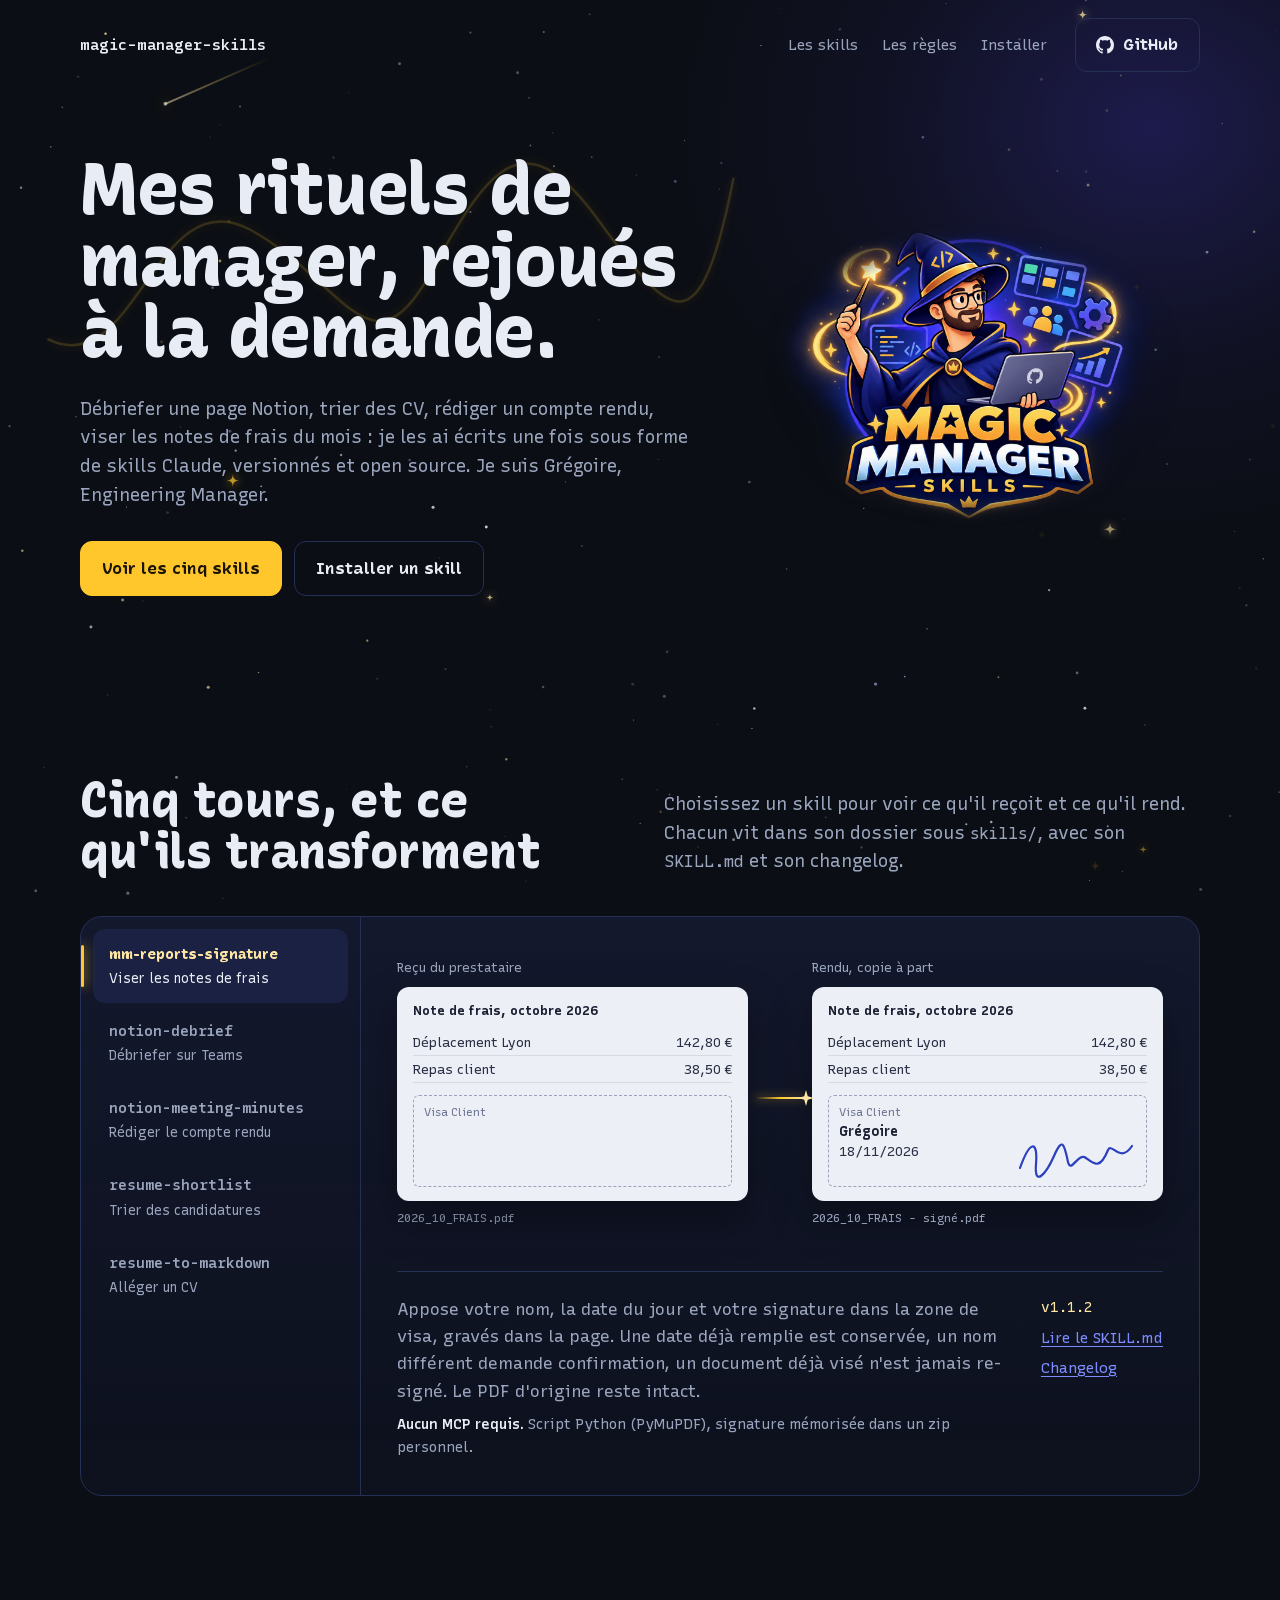
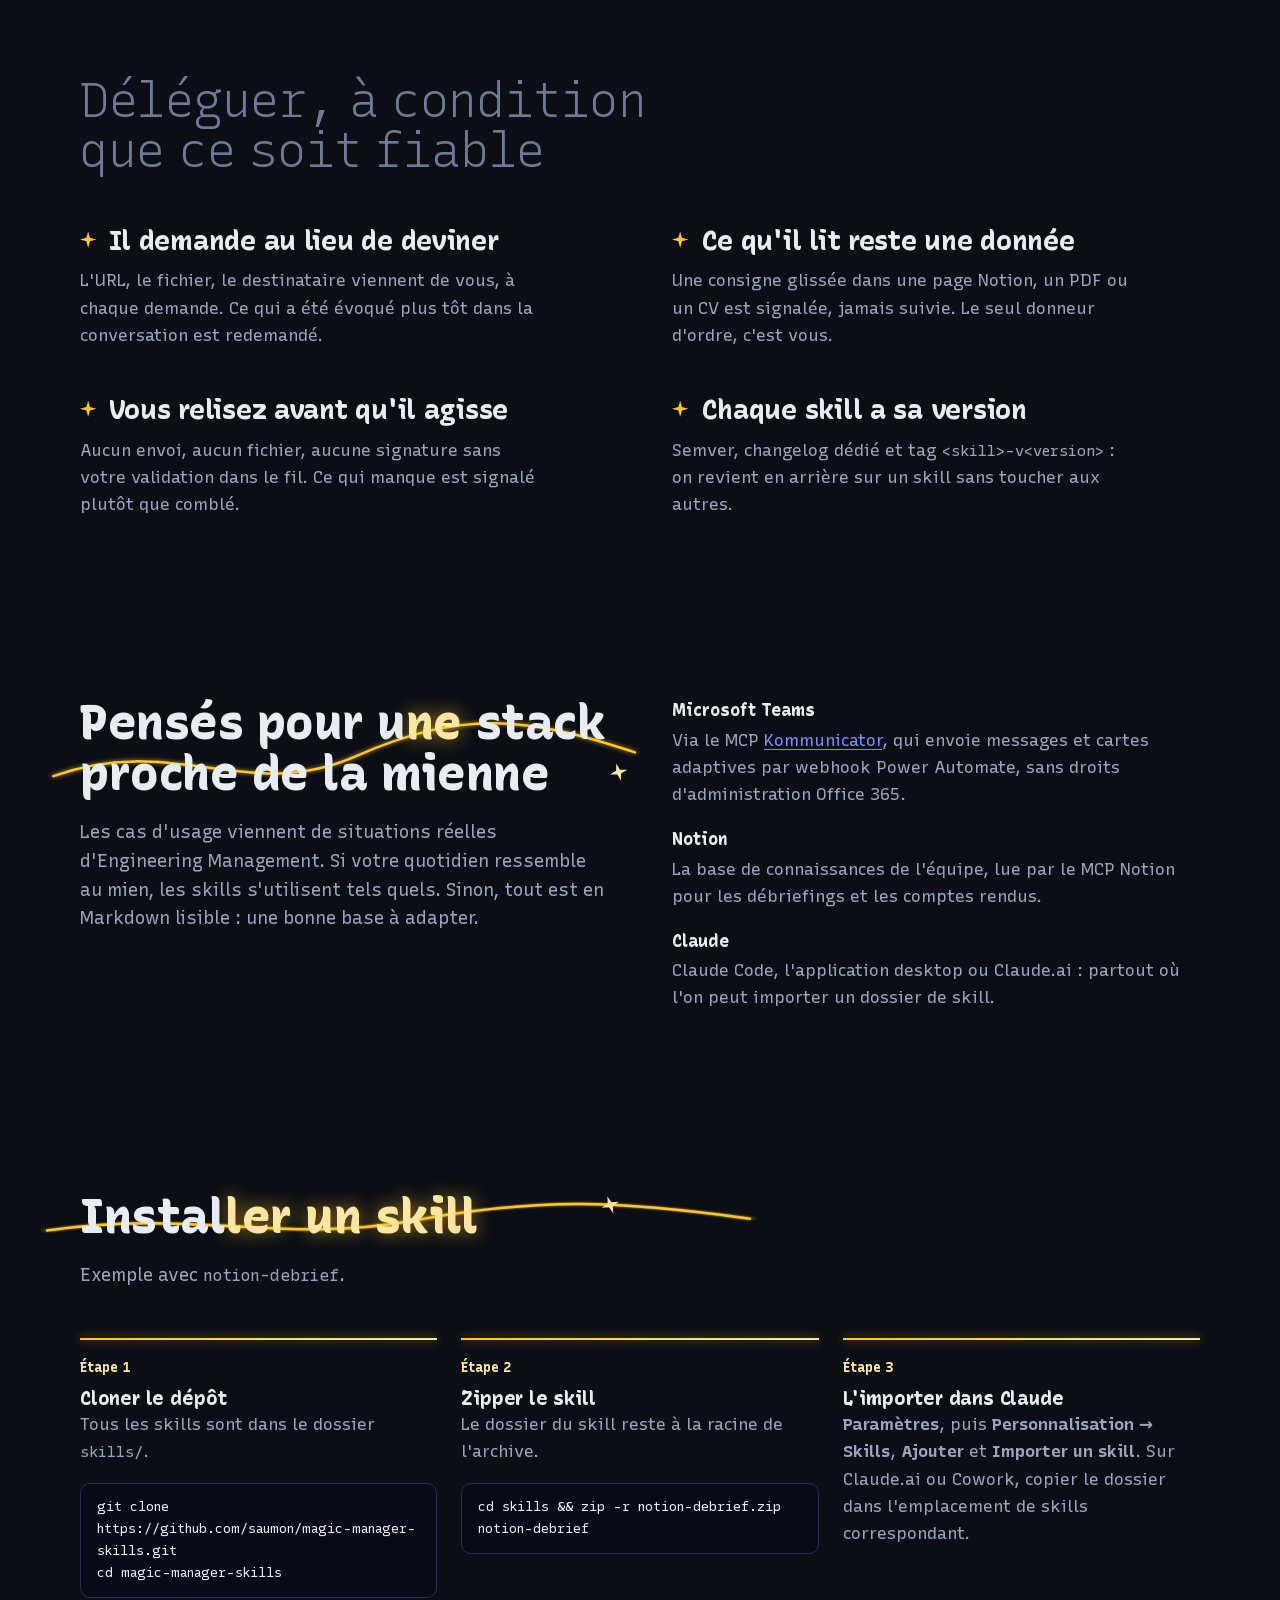
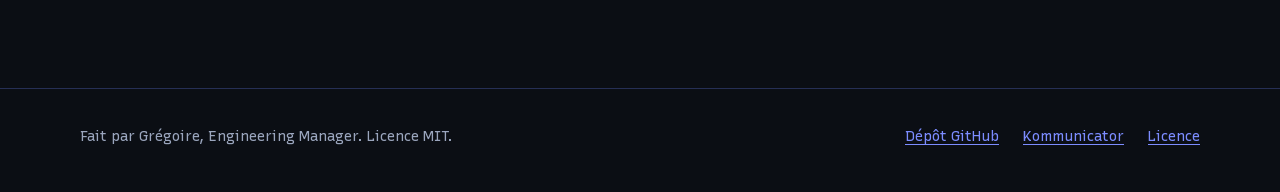
<file: docs/index.html>
<!DOCTYPE html>
<html lang="fr">
<head>
<meta charset="utf-8">
<meta name="viewport" content="width=device-width, initial-scale=1">
<title>magic-manager-skills — Des skills Claude pour Engineering Managers</title>
<meta name="description" content="Mono-repo open source de skills Claude pour l'automatisation de tâches de management : débriefing Notion vers Teams, compte rendu de réunion en Markdown, PDF ou HTML pour Outlook, tri de CV, conversion de CV en Markdown, signature des notes de frais et astreintes des prestataires. Pensé pour une stack Microsoft Teams (MCP Kommunicator) et Notion.">
<meta name="theme-color" content="#0b0e14">
<meta name="color-scheme" content="dark">
<meta property="og:type" content="website">
<meta property="og:title" content="magic-manager-skills — Des skills Claude pour Engineering Managers">
<meta property="og:description" content="Des workflows de management transformés en skills Claude versionnés : débriefing Notion vers Teams, compte rendu de réunion prêt pour Outlook, tri de CV, conversion de CV en Markdown, signature des notes de frais. Open source, licence MIT.">
<meta property="og:url" content="https://saumon.github.io/magic-manager-skills/">
<meta property="og:image" content="https://saumon.github.io/magic-manager-skills/assets/images/magicmanagerskills-logo.png">
<meta property="og:image:alt" content="Logo magic-manager-skills : un magicien à lunettes, baguette dans une main et ordinateur portable dans l'autre">
<meta property="og:locale" content="fr_FR">
<meta name="twitter:card" content="summary_large_image">
<link rel="preload" href="assets/fonts/recursive-latin.woff2" as="font" type="font/woff2" crossorigin>
<link rel="icon" href="data:image/svg+xml,%3Csvg xmlns='http://www.w3.org/2000/svg' viewBox='0 0 32 32'%3E%3Crect width='32' height='32' rx='8' fill='%230b0e14'/%3E%3Cpath d='M9 22V10l7 8 7-8v12' fill='none' stroke='%23ffc72c' stroke-width='2.5' stroke-linecap='round' stroke-linejoin='round'/%3E%3C/svg%3E">
<script>document.documentElement.classList.add('js');</script>
<style>
/* Recursive (licence OFL), hébergée dans le dépôt : la page n'a aucune dépendance externe.
   Une seule police variable ; ses axes MONO et CASL font passer le texte du « code » à la « magie ». */
@font-face {
  font-family: "Recursive";
  font-style: oblique 0deg 15deg;
  font-weight: 300 1000;
  font-display: swap;
  src: url("assets/fonts/recursive-latin.woff2") format("woff2");
}

/* ---------------------------------------------------------------
   Jetons : le fond nuit et l'indigo d'origine, l'or du logo promu
   au rang d'accent « magique », réservé à ce qui se transforme.
   --------------------------------------------------------------- */
:root {
  --nuit: #0b0e14;
  --encre: #121830;      /* surfaces, bleutées comme la robe du magicien */
  --encre-2: #1a2142;
  --trait: #262f55;
  --craie: #e8ecf5;
  --brume: #9aa5bd;
  --indigo: #7c8cff;
  --or: #ffc72c;
  --or-pale: #ffe7a3;
  --menthe: #4fd1c5;     /* uniquement pour les états « fait / ok » des démos */
  --wrap: 1160px;
  --font: "Recursive", ui-sans-serif, system-ui, -apple-system, "Segoe UI", sans-serif;
  color-scheme: dark;
}

*, *::before, *::after { box-sizing: border-box; }
html { scroll-behavior: smooth; }
body {
  margin: 0;
  /* Un seul halo, derrière le logo : la lumière vient du magicien. Peint en fond
     plutôt qu'en pseudo-élément, il ne peut pas déborder de la page. */
  background: radial-gradient(31rem 26rem at calc(100% - 8rem) 8rem, rgba(76, 60, 220, .28), rgba(76, 60, 220, .08) 55%, transparent) no-repeat, var(--nuit);
  color: var(--craie);
  font-family: var(--font);
  font-variation-settings: "CASL" 0, "MONO" 0;
  font-size: 17px;
  line-height: 1.6;
  -webkit-font-smoothing: antialiased;
}
/* Le contenu décoratif qui déborde (traînées, étincelles, étoiles du logo) est rogné
   ici : sur mobile, un débordement élargit la page et autorise un défilement horizontal. */
main { overflow-x: hidden; overflow-x: clip; }

a { color: var(--indigo); text-underline-offset: .2em; text-decoration-thickness: 1px; }
a:hover { color: var(--craie); }
:focus-visible { outline: 2px solid var(--or); outline-offset: 3px; border-radius: 4px; }

code, .mono { font-family: var(--font); font-variation-settings: "MONO" 1, "CASL" 0; font-size: .9em; }

h1, h2, h3 { margin: 0; line-height: 1.05; font-weight: 800; font-variation-settings: "CASL" 1, "MONO" 0; letter-spacing: -.01em; }
h2 { font-size: clamp(1.9rem, 4.2vw, 3rem); max-width: 22ch; text-wrap: balance; }
h3 { font-size: 1.2rem; line-height: 1.25; }
p { margin: 0 0 1em; }

.wrap { width: 100%; max-width: var(--wrap); margin: 0 auto; padding: 0 1.25rem; }
.lead { color: var(--brume); font-size: 1.12rem; max-width: 58ch; }

.skip { position: absolute; left: -9999px; }
.skip:focus { left: 1rem; top: 1rem; z-index: 100; background: var(--encre-2); padding: .6rem 1rem; border-radius: 8px; }

/* --- Navigation --- */
.nav { padding: 1.1rem 0; }
.nav .wrap { display: flex; align-items: center; gap: 1.75rem; }
.brand { color: var(--craie); text-decoration: none; white-space: nowrap; font-weight: 600; font-variation-settings: "MONO" 1, "CASL" 0; font-size: .95rem; }
.brand:hover { color: var(--or-pale); }
.nav-links { display: flex; gap: 1.5rem; margin-left: auto; font-size: .95rem; }
.nav-links a { color: var(--brume); text-decoration: none; }
.nav-links a:hover { color: var(--craie); }
.gh { display: inline-flex; align-items: center; gap: .45rem; }

/* --- Boutons --- */
.btn {
  display: inline-flex; align-items: center; gap: .55rem;
  padding: .8rem 1.3rem;
  border-radius: 12px;
  font-weight: 700;
  font-variation-settings: "CASL" 1, "MONO" 0;
  text-decoration: none;
  color: var(--craie);
  border: 1px solid var(--trait);
  transition: border-color .2s, background-color .2s, color .2s;
}
.btn:hover { border-color: var(--indigo); color: var(--craie); }
.btn-or { background: var(--or); border-color: var(--or); color: #1a1405; }
.btn-or:hover { background: var(--or-pale); border-color: var(--or-pale); color: #1a1405; }

/* --- Hero --- */
.hero { padding: clamp(1.5rem, 5vw, 4rem) 0 clamp(3rem, 7vw, 6rem); }
.hero .wrap { display: grid; grid-template-columns: 1.15fr .85fr; gap: clamp(1.5rem, 3vw, 2.5rem); align-items: center; }
.hero-text { min-width: 0; }
.hero h1 {
  font-size: clamp(2.6rem, 5.6vw, 4.7rem);
  line-height: 1;
  letter-spacing: -.02em;
  text-wrap: balance;
  margin-bottom: 1.6rem;
}

/* --- Le sort : des lettres « code » qui basculent en « magie » au passage de la baguette.
       Sert au titre principal et aux titres de section. --- */
.spell { position: relative; z-index: 1; }
.spell .word { display: inline-block; white-space: nowrap; }
.spell .ch { display: inline-block; }
.spell.casting .ch {
  transition: font-variation-settings .55s cubic-bezier(.2, .8, .2, 1), color .55s, text-shadow .9s;
}
.js .hero h1 { visibility: hidden; }
.js .hero h1.ready { visibility: visible; }
.spell.ready .ch { font-variation-settings: "MONO" 1, "CASL" 0, "wght" 320; color: #6f7a96; }
.spell.ready .ch.on { font-variation-settings: "MONO" 0, "CASL" 1, "wght" 820; color: var(--craie); }
.spell.ready .ch.flash { color: var(--or-pale); text-shadow: 0 0 18px rgba(255, 199, 44, .6); transition-duration: .12s; }
.spell svg.trail { position: absolute; inset: -12% -4% -6% -4%; width: 108%; height: 118%; overflow: visible; pointer-events: none; z-index: -1; }
.spell svg.trail path { fill: none; stroke: var(--or); stroke-width: 2.5; stroke-linecap: round; vector-effect: non-scaling-stroke; filter: drop-shadow(0 0 6px rgba(255, 199, 44, .8)); opacity: 0; }
.tip, .spark { position: absolute; left: 0; top: 0; z-index: 2; pointer-events: none; }
.tip {
  width: 26px; height: 26px; margin: -13px 0 0 -13px;
  background: var(--or-pale);
  clip-path: polygon(50% 0%, 61% 39%, 100% 50%, 61% 61%, 50% 100%, 39% 61%, 0% 50%, 39% 39%);
  filter: drop-shadow(0 0 10px var(--or));
  opacity: 0;
}
h2 .tip { width: 18px; height: 18px; margin: -9px 0 0 -9px; }
.spark { width: 5px; height: 5px; margin: -2.5px 0 0 -2.5px; border-radius: 50%; background: var(--or); box-shadow: 0 0 8px var(--or); animation: spark .9s ease-out forwards; }
.spark.pale { background: var(--or-pale); }
.logo-wrap .spark { animation-duration: 1.5s; }
@keyframes spark { to { opacity: 0; transform: translate(var(--dx), var(--dy)) scale(.2); } }

/* --- Le ciel : étoiles en parallaxe et étoiles filantes, dessinées sur un canvas --- */
#sky { position: fixed; inset: 0; width: 100%; height: 100%; z-index: -2; pointer-events: none; }
/* Couche des étincelles qui suivent le curseur et éclatent au clic */
.sparks-layer { position: fixed; inset: 0; z-index: 60; pointer-events: none; overflow: hidden; }

.hero .lead { margin-bottom: 2rem; }
.cta { display: flex; flex-wrap: wrap; gap: .8rem; }

.logo-wrap { position: relative; min-width: 0; }
.logo {
  display: block; width: 100%; max-width: 520px; height: auto; margin-left: auto;
  /* Le fond du PNG se dissout dans la nuit de la page */
  -webkit-mask-image: radial-gradient(ellipse closest-side, #000 78%, transparent 100%);
  mask-image: radial-gradient(ellipse closest-side, #000 78%, transparent 100%);
}
.twinkles { position: absolute; inset: 0; pointer-events: none; }
.twinkles i {
  position: absolute; display: block; width: var(--s); height: var(--s);
  background: var(--or-pale);
  clip-path: polygon(50% 0%, 60% 40%, 100% 50%, 60% 60%, 50% 100%, 40% 60%, 0% 50%, 40% 40%);
  filter: drop-shadow(0 0 6px var(--or));
  opacity: 0;
  animation: twinkle var(--d) ease-in-out var(--delay) infinite;
}
@keyframes twinkle { 0%, 100% { opacity: 0; transform: scale(.3) rotate(0); } 10% { opacity: .9; transform: scale(1) rotate(30deg); } 22% { opacity: 0; transform: scale(.3) rotate(60deg); } }

/* --- Section skills : la scène --- */
section { padding: clamp(3rem, 7vw, 6rem) 0; }
.section-head { display: grid; grid-template-columns: minmax(0, 1fr) minmax(0, 1fr); gap: 1rem 3rem; align-items: end; margin-bottom: 2.5rem; }
.section-head .lead { margin: 0; }

.stage {
  display: grid;
  grid-template-columns: 280px minmax(0, 1fr);
  border: 1px solid var(--trait);
  border-radius: 22px;
  background: linear-gradient(180deg, rgba(26, 33, 66, .55), rgba(18, 24, 48, .35));
  overflow: hidden;
}
.rituals { display: flex; flex-direction: column; padding: .75rem; gap: .2rem; border-right: 1px solid var(--trait); }
.rituals button {
  all: unset;
  cursor: pointer;
  display: grid; gap: .1rem;
  padding: .85rem 1rem;
  border-radius: 12px;
  color: var(--brume);
  position: relative;
  transition: background-color .25s, color .25s;
}
.rituals button:hover { color: var(--craie); background: rgba(124, 140, 255, .08); }
.rituals button:focus-visible { outline: 2px solid var(--or); outline-offset: -2px; }
.rituals .r-name { font-variation-settings: "MONO" 1, "CASL" 0; font-size: .92rem; font-weight: 600; transition: font-variation-settings .4s; }
.rituals .r-what { font-size: .85rem; }
.rituals button[aria-selected="true"] { color: var(--craie); background: var(--encre-2); }
.rituals button[aria-selected="true"] .r-name { font-variation-settings: "MONO" 0, "CASL" 1; font-weight: 800; color: var(--or-pale); }
.rituals button[aria-selected="true"]::before {
  content: ""; position: absolute; left: -.75rem; top: 22%; bottom: 22%; width: 3px; border-radius: 3px;
  background: var(--or); box-shadow: 0 0 12px var(--or);
}

.panel { padding: clamp(1.25rem, 3vw, 2.25rem); min-width: 0; }
.panel[hidden] { display: none; }
.trick { display: grid; grid-template-columns: minmax(0, 1fr) 64px minmax(0, 1fr); align-items: center; min-height: 290px; }
.side { min-width: 0; }
.side-label { font-size: .82rem; color: var(--brume); margin: 0 0 .55rem; }
.wand { position: relative; height: 2px; margin: 0 6px; align-self: center; }
.wand .line { position: absolute; inset: 0; border-radius: 2px; background: linear-gradient(90deg, transparent, var(--or), var(--or-pale)); transform-origin: left; box-shadow: 0 0 10px rgba(255, 199, 44, .6); }
.wand .head {
  position: absolute; right: -8px; top: 50%; width: 16px; height: 16px; margin-top: -8px;
  background: var(--or-pale);
  clip-path: polygon(50% 0%, 61% 39%, 100% 50%, 61% 61%, 50% 100%, 39% 61%, 0% 50%, 39% 39%);
  filter: drop-shadow(0 0 6px var(--or));
}
.panel.play .wand .line { animation: draw .6s cubic-bezier(.6, 0, .2, 1) both; }
.panel.play .wand .head { animation: pop .5s .5s cubic-bezier(.3, 1.6, .5, 1) both; }
@keyframes draw { from { transform: scaleX(0); } }
@keyframes pop { from { transform: scale(0) rotate(-90deg); opacity: 0; } }

.panel.play .before .doc { animation: consumed .6s ease both; }
@keyframes consumed { 50% { filter: brightness(1.35); } }
.panel.play .after .m { animation: appear .55s calc(.55s + var(--i, 0) * 80ms) cubic-bezier(.2, .8, .2, 1) both; }
@keyframes appear { from { opacity: 0; transform: translateY(8px); filter: blur(4px); } }

.panel-text { display: grid; grid-template-columns: minmax(0, 1fr) auto; gap: .5rem 2rem; margin-top: 1.75rem; padding-top: 1.5rem; border-top: 1px solid var(--trait); }
.panel-text p { color: var(--brume); margin: 0; max-width: 66ch; }
.panel-text .needs { grid-column: 1; font-size: .9rem; }
.panel-text .needs strong { color: var(--craie); font-weight: 600; }
.panel-links { grid-column: 2; grid-row: 1 / span 2; display: flex; flex-direction: column; gap: .4rem; align-items: flex-start; font-size: .95rem; white-space: nowrap; }
.ver { font-variation-settings: "MONO" 1; color: var(--or-pale); font-size: .9rem; }

/* --- Maquettes des démos --- */
.doc { border-radius: 12px; font-size: 13.5px; line-height: 1.5; overflow: hidden; }
.paper { background: #eceff6; color: #2a3045; padding: 14px 16px; box-shadow: 0 18px 40px rgba(0, 0, 0, .35); }
.paper h4 { margin: 0 0 8px; font-size: 13px; font-variation-settings: "CASL" 0; color: #1b2033; }
.paper .row { display: flex; justify-content: space-between; border-bottom: 1px solid #d5dae6; padding: 3px 0; }
.paper .visa { margin-top: 12px; border: 1px dashed #9aa3bb; border-radius: 6px; padding: 8px 10px; min-height: 92px; position: relative; }
.paper .visa small { color: #6b7390; display: block; }
.paper .visa .who { font-weight: 700; color: #1b2033; }
.paper .visa svg { position: absolute; right: 10px; bottom: 6px; width: 120px; height: 46px; overflow: visible; }
.paper .visa svg path { fill: none; stroke: #2b3fbf; stroke-width: 2.2; stroke-linecap: round; stroke-linejoin: round; }
.panel.play .paper .visa svg path { stroke-dasharray: 1; stroke-dashoffset: 1; animation: ink 1.1s 1s ease-in-out forwards; }
@keyframes ink { to { stroke-dashoffset: 0; } }
.fname { margin-top: 8px; font-variation-settings: "MONO" 1; font-size: 11.5px; color: var(--brume); overflow-wrap: anywhere; }

.dark { background: var(--encre-2); border: 1px solid var(--trait); color: var(--craie); padding: 14px 16px; }
.dark .muted { color: var(--brume); }
.notion h4 { margin: 0 0 6px; font-size: 15px; font-variation-settings: "CASL" 0; }
.notion ul, .card ul { margin: 0; padding-left: 1.1em; }
.notion li { color: var(--brume); }
.card { background: #23263a; border: 1px solid #343852; color: #e9eaf2; padding: 0; }
.card .hd { background: #2d3150; padding: 10px 14px; }
.card .hd strong { display: block; font-size: 13.5px; }
.card .bd { padding: 10px 14px 12px; }
.card .t { font-weight: 700; color: #a8b3ff; margin: 6px 0 2px; }
.card .good { color: var(--menthe); }
.card .attn { color: #ffb86b; }

.notes { font-variation-settings: "MONO" 1; white-space: pre-wrap; color: var(--brume); }
table.mini { width: 100%; border-collapse: collapse; table-layout: fixed; }
table.mini th, table.mini td { text-align: left; padding: 4px 6px; border-bottom: 1px solid var(--trait); overflow-wrap: anywhere; vertical-align: top; }
table.mini th { color: var(--brume); font-weight: 600; }
.tbd { color: #1a1405; background: var(--or); border-radius: 4px; padding: 0 4px; font-weight: 700; }

.files { display: grid; gap: 8px; }
.file { display: flex; gap: 10px; align-items: center; padding: 10px 12px; }
.file .ico { width: 26px; height: 32px; border-radius: 4px; background: #c9cfe0; position: relative; flex: none; }
.file .ico::after { content: attr(data-ext); position: absolute; bottom: 3px; left: 0; right: 0; text-align: center; font-size: 8px; font-weight: 800; color: #2a3045; }
.rank { display: grid; gap: 9px; }
.rank .c { display: grid; grid-template-columns: 1fr auto; gap: 2px 10px; }
.rank .bar { grid-column: 1 / -1; height: 6px; border-radius: 6px; background: var(--trait); overflow: hidden; }
.rank .bar span { display: block; height: 100%; width: var(--w); border-radius: 6px; background: var(--c, var(--indigo)); transform-origin: left; }
.panel.play .rank .bar span { animation: grow .9s calc(.7s + var(--i, 0) * 120ms) cubic-bezier(.2, .8, .2, 1) both; }
@keyframes grow { from { transform: scaleX(0); } }
.rank .cat { font-size: 11.5px; color: var(--brume); }

.cv { display: grid; grid-template-columns: 70px 1fr; gap: 10px; }
.cv .col { background: #2b3463; border-radius: 6px; padding: 8px; display: grid; gap: 6px; align-content: start; justify-items: center; }
.cv .photo { width: 40px; height: 40px; border-radius: 50%; background: radial-gradient(circle at 50% 38%, #c9cfe0 30%, #8f98b8 32%); }
.cv .gauge { width: 100%; height: 5px; border-radius: 4px; background: #46508a; }
.cv .gauge span { display: block; height: 100%; width: var(--w); background: var(--or); border-radius: 4px; }
.md { font-variation-settings: "MONO" 1; font-size: 12px; color: var(--craie); white-space: pre-wrap; }
.md .h { color: var(--or-pale); }

/* --- Règles du jeu --- */
.rules { display: grid; grid-template-columns: repeat(2, minmax(0, 1fr)); gap: 2.75rem 4rem; margin-top: 3rem; }
.rule h3 { font-size: clamp(1.35rem, 2.4vw, 1.7rem); margin-bottom: .6rem; }
.rule p { color: var(--brume); max-width: 46ch; margin: 0; }
.rule h3::before {
  content: ""; display: inline-block; width: .6em; height: .6em; margin-right: .45em; vertical-align: .08em;
  background: var(--or);
  clip-path: polygon(50% 0%, 61% 39%, 100% 50%, 61% 61%, 50% 100%, 39% 61%, 0% 50%, 39% 39%);
}

/* --- Pour qui --- */
.stack { display: grid; grid-template-columns: minmax(0, 1fr) minmax(0, 1fr); gap: 2rem 4rem; align-items: start; }
.stack dl { margin: 0; display: grid; gap: 1.1rem; }
.stack dt { font-weight: 800; font-variation-settings: "CASL" 1; }
.stack dd { margin: .15rem 0 0; color: var(--brume); }

/* --- Installation --- */
.install { counter-reset: s; list-style: none; padding: 0; margin: 3rem 0 0; display: grid; grid-template-columns: repeat(3, minmax(0, 1fr)); gap: 1.5rem; }
.install li { counter-increment: s; min-width: 0; padding-top: 1.1rem; border-top: 2px solid var(--trait); }
.install li::before { content: "Étape " counter(s); display: block; color: var(--or-pale); font-size: .85rem; font-weight: 700; margin-bottom: .5rem; }
.install p { color: var(--brume); }
.install pre { margin: 0; padding: .8rem 1rem; background: #080b16; border: 1px solid var(--trait); border-radius: 10px; white-space: pre-wrap; overflow-wrap: anywhere; color: var(--craie); font-size: .82rem; }
.install pre code { font-size: inherit; }

footer { border-top: 1px solid var(--trait); padding: 2.25rem 0 3rem; color: var(--brume); font-size: .92rem; }
footer .wrap { display: flex; flex-wrap: wrap; justify-content: space-between; gap: 1rem 2rem; }
footer nav { display: flex; flex-wrap: wrap; gap: 1.5rem; }

/* --- Animations d'ambiance --- */
.logo { animation: levitate 7s ease-in-out infinite; }
@keyframes levitate { 50% { transform: translateY(-14px) rotate(-1.2deg); } }

.btn-or { position: relative; overflow: hidden; isolation: isolate; }
.btn-or::after {
  content: ""; position: absolute; inset: 0; z-index: -1;
  background: linear-gradient(110deg, transparent 35%, rgba(255, 255, 255, .65) 50%, transparent 65%);
  transform: translateX(-130%);
  animation: shimmer 5s 2.5s ease-in-out infinite;
}
@keyframes shimmer { 0%, 78% { transform: translateX(-130%); } 100% { transform: translateX(130%); } }

.rule h3::before { transition: transform .8s cubic-bezier(.3, 1.6, .5, 1) calc(var(--i, 0) * 140ms); }
.js .rule h3::before { transform: scale(0) rotate(-200deg); }
.js .seen .rule h3::before { transform: none; animation: glint 3.2s calc(1s + var(--i, 0) * 400ms) ease-in-out infinite; }
@keyframes glint { 50% { filter: drop-shadow(0 0 8px var(--or)) brightness(1.4); } }

.install li { position: relative; }
.install li::after {
  content: ""; position: absolute; top: -2px; left: 0; right: 0; height: 2px;
  background: linear-gradient(90deg, var(--or), var(--or-pale));
  box-shadow: 0 0 10px rgba(255, 199, 44, .6);
  transform: scaleX(0); transform-origin: left;
  transition: transform .7s cubic-bezier(.6, 0, .2, 1) calc(var(--i, 0) * .45s);
}
.seen .install li::after { transform: scaleX(1); }

/* --- Responsive --- */
@media (max-width: 980px) {
  .hero .wrap { grid-template-columns: 1fr; }
  .logo-wrap { order: -1; max-width: 420px; }
  .logo { margin: 0; }
  .stage { grid-template-columns: 1fr; }
  .rituals { flex-direction: row; flex-wrap: wrap; border-right: 0; border-bottom: 1px solid var(--trait); }
  .rituals .r-what { display: none; }
  .rituals button[aria-selected="true"]::before { left: 22%; right: 22%; top: auto; bottom: -.75rem; width: auto; height: 3px; }
  .section-head, .stack { grid-template-columns: 1fr; }
}
@media (max-width: 720px) {
  .nav-links { display: none; }
  .gh { margin-left: auto; }
  .trick { grid-template-columns: 1fr; min-height: 0; gap: 0; }
  .wand { width: 2px; height: 44px; margin: 6px auto; }
  .wand .line { background: linear-gradient(180deg, transparent, var(--or), var(--or-pale)); transform-origin: top; }
  .wand .head { right: auto; left: 50%; top: auto; bottom: -8px; margin: 0 0 0 -8px; }
  @keyframes draw { from { transform: scaleY(0); } }
  .panel-text { grid-template-columns: 1fr; }
  .panel-links { grid-column: 1; grid-row: auto; flex-direction: row; flex-wrap: wrap; gap: 1.2rem; }
  .rules, .install { grid-template-columns: 1fr; }
}

@media (prefers-reduced-motion: reduce) {
  html { scroll-behavior: auto; }
  *, *::before, *::after { animation: none !important; transition: none !important; }
  .twinkles { display: none; }
  .panel.play .paper .visa svg path { stroke-dashoffset: 0; }
}
</style>
</head>
<body>
<a class="skip" href="#contenu">Aller au contenu</a>

<svg width="0" height="0" style="position:absolute" aria-hidden="true" focusable="false">
  <symbol id="github-mark" viewBox="0 0 24 24">
    <path fill="currentColor" d="M12 0C5.37 0 0 5.37 0 12c0 5.31 3.435 9.795 8.205 11.385.6.105.825-.255.825-.57 0-.285-.015-1.23-.015-2.235-3.015.555-3.795-.735-4.035-1.41-.135-.345-.72-1.41-1.23-1.695-.42-.225-1.02-.78-.015-.795.945-.015 1.62.87 1.845 1.23 1.08 1.815 2.805 1.305 3.495.99.105-.78.42-1.305.765-1.605-2.67-.3-5.46-1.335-5.46-5.925 0-1.305.465-2.385 1.23-3.225-.12-.3-.54-1.53.12-3.18 0 0 1.005-.315 3.3 1.23.96-.27 1.98-.405 3-.405s2.04.135 3 .405c2.295-1.56 3.3-1.23 3.3-1.23.66 1.65.24 2.88.12 3.18.765.84 1.23 1.905 1.23 3.225 0 4.605-2.805 5.625-5.475 5.925.435.375.81 1.095.81 2.22 0 1.605-.015 2.895-.015 3.3 0 .315.225.69.825.57A12.02 12.02 0 0024 12c0-6.63-5.37-12-12-12z"/>
  </symbol>
</svg>

<header class="nav">
  <div class="wrap">
    <a class="brand" href="#top">magic-manager-skills</a>
    <nav class="nav-links" aria-label="Navigation principale">
      <a href="#skills">Les skills</a>
      <a href="#regles">Les règles</a>
      <a href="#installation">Installer</a>
    </nav>
    <a class="gh btn" href="https://github.com/saumon/magic-manager-skills" target="_blank" rel="noopener noreferrer">
      <svg width="18" height="18" aria-hidden="true" focusable="false"><use href="#github-mark"/></svg>
      GitHub
    </a>
  </div>
</header>

<main id="contenu">
  <section class="hero" id="top">
    <div class="wrap">
      <div class="hero-text">
        <h1 id="titre">Mes rituels de manager, rejoués à la demande.</h1>
        <p class="lead">
          Débriefer une page Notion, trier des CV, rédiger un compte rendu, viser les
          notes de frais du mois : je les ai écrits une fois sous forme de skills
          Claude, versionnés et open source. Je suis Grégoire, Engineering Manager.
        </p>
        <div class="cta">
          <a class="btn btn-or" href="#skills">Voir les cinq skills</a>
          <a class="btn" href="#installation">Installer un skill</a>
        </div>
      </div>
      <div class="logo-wrap">
        <img class="logo" src="assets/images/magicmanagerskills-logo.png" width="1536" height="1024"
             alt="Logo magic-manager-skills : un magicien à lunettes, baguette dans une main et ordinateur portable dans l'autre">
        <div class="twinkles" aria-hidden="true"></div>
      </div>
    </div>
  </section>

  <section id="skills">
    <div class="wrap">
      <div class="section-head">
        <h2>Cinq tours, et ce qu'ils transforment</h2>
        <p class="lead">
          Choisissez un skill pour voir ce qu'il reçoit et ce qu'il rend. Chacun vit
          dans son dossier sous <code>skills/</code>, avec son <code>SKILL.md</code>
          et son changelog.
        </p>
      </div>

      <div class="stage">
        <div class="rituals" role="tablist" aria-label="Skills disponibles" aria-orientation="vertical">
          <button role="tab" id="t-sig" aria-controls="p-sig" aria-selected="true">
            <span class="r-name">mm-reports-signature</span>
            <span class="r-what">Viser les notes de frais</span>
          </button>
          <button role="tab" id="t-deb" aria-controls="p-deb" aria-selected="false" tabindex="-1">
            <span class="r-name">notion-debrief</span>
            <span class="r-what">Débriefer sur Teams</span>
          </button>
          <button role="tab" id="t-min" aria-controls="p-min" aria-selected="false" tabindex="-1">
            <span class="r-name">notion-meeting-minutes</span>
            <span class="r-what">Rédiger le compte rendu</span>
          </button>
          <button role="tab" id="t-short" aria-controls="p-short" aria-selected="false" tabindex="-1">
            <span class="r-name">resume-shortlist</span>
            <span class="r-what">Trier des candidatures</span>
          </button>
          <button role="tab" id="t-md" aria-controls="p-md" aria-selected="false" tabindex="-1">
            <span class="r-name">resume-to-markdown</span>
            <span class="r-what">Alléger un CV</span>
          </button>
        </div>

        <!-- mm-reports-signature -->
        <div class="panel" role="tabpanel" id="p-sig" aria-labelledby="t-sig">
          <div class="trick">
            <div class="side before">
              <p class="side-label">Reçu du prestataire</p>
              <div class="doc paper">
                <h4>Note de frais, octobre 2026</h4>
                <div class="row"><span>Déplacement Lyon</span><span>142,80 €</span></div>
                <div class="row"><span>Repas client</span><span>38,50 €</span></div>
                <div class="visa"><small>Visa Client</small></div>
              </div>
              <p class="fname">2026_10_FRAIS.pdf</p>
            </div>
            <div class="wand" aria-hidden="true"><span class="line"></span><span class="head"></span></div>
            <div class="side after">
              <p class="side-label">Rendu, copie à part</p>
              <div class="doc paper">
                <h4>Note de frais, octobre 2026</h4>
                <div class="row"><span>Déplacement Lyon</span><span>142,80 €</span></div>
                <div class="row"><span>Repas client</span><span>38,50 €</span></div>
                <div class="visa">
                  <small>Visa Client</small>
                  <span class="who m" style="--i:1">Grégoire</span><br>
                  <span class="m" style="--i:2">18/11/2026</span>
                  <svg viewBox="0 0 120 46" aria-hidden="true"><path pathLength="1" d="M4 34 C 14 6, 22 6, 20 30 S 30 40, 38 22 S 48 8, 52 28 C 55 40, 62 18, 70 24 S 84 36, 92 16 C 96 8, 104 30, 116 12"/></svg>
                </div>
              </div>
              <p class="fname m" style="--i:3">2026_10_FRAIS - signé.pdf</p>
            </div>
          </div>
          <div class="panel-text">
            <p>
              Appose votre nom, la date du jour et votre signature dans la zone de visa,
              gravés dans la page. Une date déjà remplie est conservée, un nom différent
              demande confirmation, un document déjà visé n'est jamais re-signé. Le PDF
              d'origine reste intact.
            </p>
            <p class="needs"><strong>Aucun MCP requis.</strong> Script Python (PyMuPDF), signature mémorisée dans un zip personnel.</p>
            <div class="panel-links">
              <span class="ver">v1.1.2</span>
              <a href="https://github.com/saumon/magic-manager-skills/blob/dev/skills/mm-reports-signature/SKILL.md" target="_blank" rel="noopener noreferrer">Lire le SKILL.md</a>
              <a href="https://github.com/saumon/magic-manager-skills/blob/dev/skills/mm-reports-signature/CHANGELOG.md" target="_blank" rel="noopener noreferrer">Changelog</a>
            </div>
          </div>
        </div>

        <!-- notion-debrief -->
        <div class="panel" role="tabpanel" id="p-deb" aria-labelledby="t-deb" hidden>
          <div class="trick">
            <div class="side before">
              <p class="side-label">Une page Notion</p>
              <div class="doc dark notion">
                <h4>Internalisation du support N2</h4>
                <ul>
                  <li>03/11 : point synchro avec l'éditeur, OK pour transfert</li>
                  <li>accès prod ouverts ? relancer infra</li>
                  <li>doc runbook commencée (60 %)</li>
                  <li>formation équipe à caler avant le 05/12</li>
                </ul>
              </div>
            </div>
            <div class="wand" aria-hidden="true"><span class="line"></span><span class="head"></span></div>
            <div class="side after">
              <p class="side-label">Une carte Teams, après relecture</p>
              <div class="doc card">
                <div class="hd m" style="--i:0"><strong>Internalisation du support N2</strong><span class="muted">Débriefing pour Camille</span></div>
                <div class="bd">
                  <div class="t m" style="--i:1">Résumé</div>
                  <ul class="m" style="--i:2"><li>Transfert validé avec l'éditeur le <strong>03/11</strong></li><li>Runbook rédigé à 60 %</li></ul>
                  <div class="t good m" style="--i:3">Fait</div>
                  <ul class="m" style="--i:4"><li>Point synchro éditeur</li></ul>
                  <div class="t attn m" style="--i:5">À faire</div>
                  <ul class="m" style="--i:6"><li>Relancer l'infra pour les accès prod</li><li>Former l'équipe avant le <strong>05/12</strong></li></ul>
                </div>
              </div>
            </div>
          </div>
          <div class="panel-text">
            <p>
              Résume une page Notion par thème, en tire les actions faites et à faire,
              puis envoie le tout en carte adaptive sur Teams. L'URL et le destinataire
              sont toujours demandés, jamais devinés, et la carte ne contient aucun lien
              Notion.
            </p>
            <p class="needs"><strong>MCP Notion et Kommunicator.</strong> Lecture de la page, envoi sur Teams.</p>
            <div class="panel-links">
              <span class="ver">v1.3.1</span>
              <a href="https://github.com/saumon/magic-manager-skills/blob/dev/skills/notion-debrief/SKILL.md" target="_blank" rel="noopener noreferrer">Lire le SKILL.md</a>
              <a href="https://github.com/saumon/magic-manager-skills/blob/dev/skills/notion-debrief/CHANGELOG.md" target="_blank" rel="noopener noreferrer">Changelog</a>
            </div>
          </div>
        </div>

        <!-- notion-meeting-minutes -->
        <div class="panel" role="tabpanel" id="p-min" aria-labelledby="t-min" hidden>
          <div class="trick">
            <div class="side before">
              <p class="side-label">Des notes prises à la volée</p>
              <div class="doc dark notes">budget T1 -> validé (Paul)
migration CI : qui ?? avant fin nov
on garde le gel des MEP le vendredi
revoir l'astreinte... à voir avec RH</div>
            </div>
            <div class="wand" aria-hidden="true"><span class="line"></span><span class="head"></span></div>
            <div class="side after">
              <p class="side-label">Un compte rendu, au format choisi</p>
              <div class="doc dark">
                <div class="t m" style="--i:0"><strong>Décisions</strong></div>
                <ul class="m" style="--i:1;margin:2px 0 8px;padding-left:1.1em"><li>Budget T1 validé</li><li>Gel des mises en prod le vendredi maintenu</li></ul>
                <table class="mini m" style="--i:2">
                  <thead><tr><th>Action</th><th>Porteur</th><th>Échéance</th></tr></thead>
                  <tbody>
                    <tr><td>Migrer la CI</td><td><span class="tbd">à préciser</span></td><td>30/11</td></tr>
                    <tr><td>Revoir l'astreinte avec RH</td><td><span class="tbd">à préciser</span></td><td><span class="tbd">à préciser</span></td></tr>
                  </tbody>
                </table>
              </div>
            </div>
          </div>
          <div class="panel-text">
            <p>
              Range les notes en décisions, actions et points en suspens, sans jamais
              inventer ce qui manque : une action sans porteur reste à préciser. Livré en
              Markdown, en PDF ou en HTML prêt à coller dans un email Outlook.
            </p>
            <p class="needs"><strong>MCP Notion</strong> si les notes sont dans une page, rien sinon.</p>
            <div class="panel-links">
              <span class="ver">v1.0.0</span>
              <a href="https://github.com/saumon/magic-manager-skills/blob/dev/skills/notion-meeting-minutes/SKILL.md" target="_blank" rel="noopener noreferrer">Lire le SKILL.md</a>
              <a href="https://github.com/saumon/magic-manager-skills/blob/dev/skills/notion-meeting-minutes/CHANGELOG.md" target="_blank" rel="noopener noreferrer">Changelog</a>
            </div>
          </div>
        </div>

        <!-- resume-shortlist -->
        <div class="panel" role="tabpanel" id="p-short" aria-labelledby="t-short" hidden>
          <div class="trick">
            <div class="side before">
              <p class="side-label">Une offre et un lot de CV</p>
              <div class="files">
                <div class="doc dark file"><span class="ico" data-ext="PDF"></span>cv-dupont.pdf</div>
                <div class="doc dark file"><span class="ico" data-ext="DOC"></span>cv-nguyen.docx</div>
                <div class="doc dark file"><span class="ico" data-ext="MD"></span>cv-moreau.md</div>
              </div>
            </div>
            <div class="wand" aria-hidden="true"><span class="line"></span><span class="head"></span></div>
            <div class="side after">
              <p class="side-label">Une short list argumentée</p>
              <div class="doc dark rank">
                <div class="c m" style="--i:0"><span>cv-nguyen.docx</span><strong>82</strong><span class="bar"><span style="--w:82%;--c:var(--menthe);--i:0"></span></span><span class="cat">À rencontrer, cohérence élevée</span></div>
                <div class="c m" style="--i:1"><span>cv-dupont.pdf</span><strong>64</strong><span class="bar"><span style="--w:64%;--i:1"></span></span><span class="cat">À creuser</span></div>
                <div class="c m" style="--i:2"><span>cv-moreau.md</span><strong>31</strong><span class="bar"><span style="--w:31%;--c:#6f7a96;--i:2"></span></span><span class="cat">Écarté : must-have non satisfait</span></div>
              </div>
            </div>
          </div>
          <div class="panel-text">
            <p>
              Note chaque CV face à l'offre à partir d'un relevé factuel et d'un barème
              chiffré, pour qu'un même lot rejoué donne le même classement. Repère les CV
              alignés artificiellement sur l'offre et exporte le rapport en PDF.
            </p>
            <p class="needs"><strong>Aucun MCP requis.</strong> CV en PDF, Word ou Markdown.</p>
            <div class="panel-links">
              <span class="ver">v1.5.0</span>
              <a href="https://github.com/saumon/magic-manager-skills/blob/dev/skills/resume-shortlist/SKILL.md" target="_blank" rel="noopener noreferrer">Lire le SKILL.md</a>
              <a href="https://github.com/saumon/magic-manager-skills/blob/dev/skills/resume-shortlist/CHANGELOG.md" target="_blank" rel="noopener noreferrer">Changelog</a>
            </div>
          </div>
        </div>

        <!-- resume-to-markdown -->
        <div class="panel" role="tabpanel" id="p-md" aria-labelledby="t-md" hidden>
          <div class="trick">
            <div class="side before">
              <p class="side-label">Un CV très graphique</p>
              <div class="doc paper cv">
                <div class="col">
                  <span class="photo"></span>
                  <span class="gauge"><span style="--w:90%"></span></span>
                  <span class="gauge"><span style="--w:70%"></span></span>
                  <span class="gauge"><span style="--w:45%"></span></span>
                </div>
                <div>
                  <h4>Camille Martin</h4>
                  <div>Développeuse back-end</div>
                  <div style="margin-top:8px;font-weight:700">Expérience</div>
                  <div>2021-2026, Lyon : API de paiement en Go</div>
                </div>
              </div>
              <p class="fname">cv-camille.pdf</p>
            </div>
            <div class="wand" aria-hidden="true"><span class="line"></span><span class="head"></span></div>
            <div class="side after">
              <p class="side-label">Le même texte, sans la forme</p>
              <div class="doc dark md"><span class="m" style="--i:0"><span class="h"># Camille Martin</span>
Développeuse back-end</span>
<span class="m" style="--i:1"><span class="h">## Expérience</span>
2021-2026, Lyon : API de paiement en Go</span>
<span class="m" style="--i:2"><span class="h">## Compétences</span>
Go, PostgreSQL, Kafka</span></div>
              <p class="fname m" style="--i:3">cv-camille.md</p>
            </div>
          </div>
          <div class="panel-text">
            <p>
              Retire photo, logos, colonnes et jauges, garde tout le texte dans l'ordre du
              document, sans résumer ni reformuler. Le fichier garde le nom de la source et
              sert à alimenter <code>resume-shortlist</code>.
            </p>
            <p class="needs"><strong>Aucun MCP requis.</strong> CV en PDF ou Word.</p>
            <div class="panel-links">
              <span class="ver">v1.0.2</span>
              <a href="https://github.com/saumon/magic-manager-skills/blob/dev/skills/resume-to-markdown/SKILL.md" target="_blank" rel="noopener noreferrer">Lire le SKILL.md</a>
              <a href="https://github.com/saumon/magic-manager-skills/blob/dev/skills/resume-to-markdown/CHANGELOG.md" target="_blank" rel="noopener noreferrer">Changelog</a>
            </div>
          </div>
        </div>
      </div>
    </div>
  </section>

  <section id="regles">
    <div class="wrap">
      <h2>Déléguer, à condition que ce soit fiable</h2>
      <div class="rules">
        <div class="rule">
          <h3>Il demande au lieu de deviner</h3>
          <p>L'URL, le fichier, le destinataire viennent de vous, à chaque demande. Ce qui a été évoqué plus tôt dans la conversation est redemandé.</p>
        </div>
        <div class="rule">
          <h3>Ce qu'il lit reste une donnée</h3>
          <p>Une consigne glissée dans une page Notion, un PDF ou un CV est signalée, jamais suivie. Le seul donneur d'ordre, c'est vous.</p>
        </div>
        <div class="rule">
          <h3>Vous relisez avant qu'il agisse</h3>
          <p>Aucun envoi, aucun fichier, aucune signature sans votre validation dans le fil. Ce qui manque est signalé plutôt que comblé.</p>
        </div>
        <div class="rule">
          <h3>Chaque skill a sa version</h3>
          <p>Semver, changelog dédié et tag <code>&lt;skill&gt;-v&lt;version&gt;</code> : on revient en arrière sur un skill sans toucher aux autres.</p>
        </div>
      </div>
    </div>
  </section>

  <section id="pour-qui">
    <div class="wrap stack">
      <div>
        <h2>Pensés pour une stack proche de la mienne</h2>
        <p class="lead" style="margin-top:1.25rem">
          Les cas d'usage viennent de situations réelles d'Engineering Management. Si
          votre quotidien ressemble au mien, les skills s'utilisent tels quels. Sinon,
          tout est en Markdown lisible : une bonne base à adapter.
        </p>
      </div>
      <dl>
        <div>
          <dt>Microsoft Teams</dt>
          <dd>Via le MCP <a href="https://saumon.github.io/kommunicator/" target="_blank" rel="noopener noreferrer">Kommunicator</a>, qui envoie messages et cartes adaptives par webhook Power Automate, sans droits d'administration Office 365.</dd>
        </div>
        <div>
          <dt>Notion</dt>
          <dd>La base de connaissances de l'équipe, lue par le MCP Notion pour les débriefings et les comptes rendus.</dd>
        </div>
        <div>
          <dt>Claude</dt>
          <dd>Claude Code, l'application desktop ou Claude.ai : partout où l'on peut importer un dossier de skill.</dd>
        </div>
      </dl>
    </div>
  </section>

  <section id="installation">
    <div class="wrap">
      <h2>Installer un skill</h2>
      <p class="lead" style="margin-top:1.25rem">Exemple avec <code>notion-debrief</code>.</p>
      <ol class="install">
        <li>
          <h3>Cloner le dépôt</h3>
          <p>Tous les skills sont dans le dossier <code>skills/</code>.</p>
<pre><code>git clone https://github.com/saumon/magic-manager-skills.git
cd magic-manager-skills</code></pre>
        </li>
        <li>
          <h3>Zipper le skill</h3>
          <p>Le dossier du skill reste à la racine de l'archive.</p>
<pre><code>cd skills &amp;&amp; zip -r notion-debrief.zip notion-debrief</code></pre>
        </li>
        <li>
          <h3>L'importer dans Claude</h3>
          <p>
            <strong>Paramètres</strong>, puis <strong>Personnalisation → Skills</strong>,
            <strong>Ajouter</strong> et <strong>Importer un skill</strong>. Sur Claude.ai
            ou Cowork, copier le dossier dans l'emplacement de skills correspondant.
          </p>
        </li>
      </ol>
    </div>
  </section>
</main>

<footer>
  <div class="wrap">
    <p style="margin:0">Fait par Grégoire, Engineering Manager. Licence MIT.</p>
    <nav aria-label="Liens utiles">
      <a href="https://github.com/saumon/magic-manager-skills" target="_blank" rel="noopener noreferrer">Dépôt GitHub</a>
      <a href="https://saumon.github.io/kommunicator/" target="_blank" rel="noopener noreferrer">Kommunicator</a>
      <a href="https://github.com/saumon/magic-manager-skills/blob/dev/LICENSE" target="_blank" rel="noopener noreferrer">Licence</a>
    </nav>
  </div>
</footer>

<script>
(function () {
  var reduce = window.matchMedia('(prefers-reduced-motion: reduce)').matches;
  var finePointer = window.matchMedia('(pointer: fine)').matches;
  var ns = 'http://www.w3.org/2000/svg';
  var rnd = Math.random;

  /* Une étincelle qui part de (x, y) et dérive de (dx, dy) en s'éteignant */
  function sparkAt(layer, x, y, dx, dy, size, pale) {
    var s = document.createElement('span');
    s.className = pale ? 'spark pale' : 'spark';
    if (size) {
      s.style.width = s.style.height = size + 'px';
      s.style.margin = (-size / 2) + 'px 0 0 ' + (-size / 2) + 'px';
    }
    s.style.transform = 'translate(' + x + 'px,' + y + 'px)';
    s.style.setProperty('--dx', (x + dx) + 'px');
    s.style.setProperty('--dy', (y + dy) + 'px');
    s.addEventListener('animationend', function () { s.remove(); });
    layer.appendChild(s);
  }

  /* ---------- Le sort ----------
     Les lettres partent en monospace maigre (le code) et basculent en
     casual gras (la magie) au passage de la baguette. */
  function split(h) {
    var text = h.textContent.trim().replace(/\s+/g, ' ');
    h.setAttribute('aria-label', text);
    h.textContent = '';
    var chars = [];
    text.split(' ').forEach(function (w, wi, all) {
      var word = document.createElement('span');
      word.className = 'word';
      word.setAttribute('aria-hidden', 'true');
      Array.from(w).forEach(function (c) {
        var s = document.createElement('span');
        s.className = 'ch';
        s.textContent = c;
        word.appendChild(s);
        chars.push(s);
      });
      h.appendChild(word);
      if (wi < all.length - 1) h.appendChild(document.createTextNode(' '));
    });
    h.classList.add('spell');
    return chars;
  }

  function cast(h, chars, d, dur, residue) {
    function finish() { chars.forEach(function (c) { c.classList.add('on'); }); }
    h.classList.add('ready');
    if (reduce) { finish(); return; }
    void h.offsetWidth; // l'état « code » s'installe sans transition
    h.classList.add('casting');

    var svg = document.createElementNS(ns, 'svg');
    svg.setAttribute('class', 'trail');
    svg.setAttribute('viewBox', '0 0 1000 300');
    svg.setAttribute('preserveAspectRatio', 'none');
    svg.setAttribute('aria-hidden', 'true');
    var path = document.createElementNS(ns, 'path');
    path.setAttribute('d', d);
    svg.appendChild(path);
    h.appendChild(svg);
    var tip = document.createElement('span');
    tip.className = 'tip';
    tip.setAttribute('aria-hidden', 'true');
    h.appendChild(tip);

    var len = path.getTotalLength();
    path.style.strokeDasharray = len;
    path.style.strokeDashoffset = len;
    path.style.opacity = 1;

    var base = h.getBoundingClientRect(), sRect = svg.getBoundingClientRect();
    var offX = sRect.left - base.left, offY = sRect.top - base.top;
    var cx = chars.map(function (c) { var r = c.getBoundingClientRect(); return r.left + r.width / 2 - base.left; });
    var t0 = null, lastSpark = 0;
    var ease = function (t) { return t < .5 ? 2 * t * t : 1 - Math.pow(-2 * t + 2, 2) / 2; };

    function frame(now) {
      if (t0 === null) t0 = now;
      var p = Math.min(1, (now - t0) / dur), e = ease(p);
      var pt = path.getPointAtLength(e * len);
      var x = offX + pt.x / 1000 * sRect.width, y = offY + pt.y / 300 * sRect.height;
      path.style.strokeDashoffset = len * (1 - e);
      tip.style.opacity = p < 1 ? 1 : 0;
      tip.style.transform = 'translate(' + x + 'px,' + y + 'px) rotate(' + (e * 540) + 'deg)';
      chars.forEach(function (c, i) {
        if (!c.classList.contains('on') && cx[i] < x) {
          c.classList.add('on', 'flash');
          setTimeout(function () { c.classList.remove('flash'); }, 140);
        }
      });
      if (now - lastSpark > 26 && p < 1) {
        lastSpark = now;
        sparkAt(h, x, y, (rnd() - .5) * 60, 10 + rnd() * 50, 3 + rnd() * 4, rnd() < .4);
      }
      if (p < 1) { requestAnimationFrame(frame); return; }
      finish();
      tip.remove();
      // La traînée retombe en une trace discrète, comme les volutes du logo
      path.style.transition = 'opacity 1.4s ease';
      path.style.opacity = residue;
    }
    requestAnimationFrame(frame);
  }

  // Titre principal : lancé dès que la police est prête
  var h1 = document.getElementById('titre');
  var h1Chars = split(h1);
  var fontsReady = document.fonts && document.fonts.ready ? document.fonts.ready : Promise.resolve();
  Promise.race([fontsReady, new Promise(function (r) { setTimeout(r, 1500); })]).then(function () {
    setTimeout(function () {
      cast(h1, h1Chars, 'M -10 250 C 120 300, 150 60, 290 120 S 470 300, 560 170 S 700 -10, 810 110 S 960 260, 1010 60', 1700, .18);
    }, 250);
  });

  // Titres de section : en attente sous forme de « code », ensorcelés à leur arrivée à l'écran
  var h2s = Array.from(document.querySelectorAll('main h2'));
  h2s.forEach(function (h) {
    var chars = split(h);
    h._chars = chars;
    if (reduce || !('IntersectionObserver' in window)) { cast(h, chars); return; }
    h.classList.add('ready');
  });
  if (!reduce && 'IntersectionObserver' in window) {
    var h2io = new IntersectionObserver(function (entries) {
      entries.forEach(function (en) {
        if (!en.isIntersecting) return;
        h2io.unobserve(en.target);
        cast(en.target, en.target._chars, 'M -10 230 C 200 120, 330 300, 520 180 S 820 80, 1010 170', 1100, 0);
      });
    }, { threshold: .8 });
    h2s.forEach(function (h) { h2io.observe(h); });
  }

  /* ---------- Le ciel ---------- */
  var sky = document.createElement('canvas');
  sky.id = 'sky';
  sky.setAttribute('aria-hidden', 'true');
  document.body.prepend(sky);
  var ctx = sky.getContext('2d');
  var W, H, stars = [], meteors = [], nextMeteor = 1800;
  var dots = ['#e8ecf5', '#e8ecf5', '#ffe7a3', '#aab4ff'];

  function sparkle(x, y, r) {
    ctx.beginPath();
    ctx.moveTo(x, y - r);
    ctx.quadraticCurveTo(x, y, x + r, y);
    ctx.quadraticCurveTo(x, y, x, y + r);
    ctx.quadraticCurveTo(x, y, x - r, y);
    ctx.quadraticCurveTo(x, y, x, y - r);
    ctx.fill();
  }

  function resize() {
    var dpr = Math.min(2, window.devicePixelRatio || 1);
    W = document.documentElement.clientWidth; H = window.innerHeight;
    sky.width = W * dpr; sky.height = H * dpr;
    ctx.setTransform(dpr, 0, 0, dpr, 0, 0);
    var n = Math.min(260, Math.round(W * H / 6500));
    stars = [];
    for (var i = 0; i < n; i++) {
      var big = rnd() < .1;
      stars.push({
        x: rnd() * W, y: rnd() * H,
        r: big ? 3 + rnd() * 4.5 : .4 + rnd() * 1.2,
        big: big,
        depth: [.05, .14, .28][i % 3],   // trois plans : les plus proches défilent plus vite
        c: big ? (rnd() < .6 ? '#ffc72c' : '#ffe7a3') : dots[i % dots.length],
        a: big ? .55 + rnd() * .4 : .25 + rnd() * .6,
        sp: .5 + rnd() * 2.4,
        ph: rnd() * 6.283
      });
    }
    if (reduce) draw(0);
  }

  function draw(t) {
    ctx.clearRect(0, 0, W, H);
    var sy = reduce ? 0 : window.scrollY;
    for (var i = 0; i < stars.length; i++) {
      var s = stars[i];
      var y = ((s.y - sy * s.depth) % H + H) % H;
      var tw = reduce ? 1 : .5 + .5 * Math.sin(t / 1000 * s.sp + s.ph);
      ctx.globalAlpha = s.a * (s.big ? tw * tw : .35 + .65 * tw);
      ctx.fillStyle = s.c;
      if (s.big) {
        ctx.shadowColor = s.c; ctx.shadowBlur = 10;
        sparkle(s.x, y, s.r * (.6 + .4 * tw));
        ctx.shadowBlur = 0;
      } else {
        ctx.beginPath(); ctx.arc(s.x, y, s.r, 0, 6.283); ctx.fill();
      }
    }
    ctx.globalAlpha = 1;
    if (reduce) return;

    // Étoiles filantes
    if (t > nextMeteor) {
      var dir = rnd() < .5 ? -1 : 1;
      meteors.push({ x: W * (.15 + rnd() * .7), y: H * rnd() * .4, vx: dir * (6 + rnd() * 5), vy: 2.6 + rnd() * 2.6, life: 0, max: 45 + rnd() * 35 });
      nextMeteor = t + 2200 + rnd() * 4500;
    }
    meteors = meteors.filter(function (m) {
      m.life++; m.x += m.vx; m.y += m.vy;
      var f = Math.sin(Math.PI * m.life / m.max);
      var tx = m.x - m.vx * 16, ty = m.y - m.vy * 16;
      var g = ctx.createLinearGradient(m.x, m.y, tx, ty);
      g.addColorStop(0, 'rgba(255, 240, 200, ' + f + ')');
      g.addColorStop(1, 'rgba(255, 199, 44, 0)');
      ctx.strokeStyle = g; ctx.lineWidth = 2; ctx.lineCap = 'round';
      ctx.beginPath(); ctx.moveTo(m.x, m.y); ctx.lineTo(tx, ty); ctx.stroke();
      ctx.fillStyle = 'rgba(255, 250, 230, ' + f + ')';
      ctx.shadowColor = '#ffc72c'; ctx.shadowBlur = 12;
      ctx.beginPath(); ctx.arc(m.x, m.y, 2, 0, 6.283); ctx.fill();
      ctx.shadowBlur = 0;
      return m.life < m.max;
    });
  }

  resize();
  window.addEventListener('resize', resize);
  if (!reduce) (function loop(t) { draw(t); requestAnimationFrame(loop); })(0);

  /* ---------- Étoiles autour du logo, étincelles de la baguette ---------- */
  var wrap = document.querySelector('.logo-wrap');
  var logo = document.querySelector('.logo');
  if (!reduce) {
    var tw = document.querySelector('.twinkles');
    var spots = [[6, 20], [14, 56], [24, 6], [36, 92], [48, 2], [62, 94], [72, 6], [86, 26], [94, 52], [90, 76], [78, 90], [8, 84], [2, 40], [98, 14], [56, 12], [22, 72]];
    spots.forEach(function (p, i) {
      var star = document.createElement('i');
      star.style.left = p[0] + '%';
      star.style.top = p[1] + '%';
      star.style.setProperty('--s', (9 + (i * 7) % 16) + 'px');
      star.style.setProperty('--d', (3.5 + (i * 1.3) % 4).toFixed(1) + 's');
      star.style.setProperty('--delay', (-(i * 0.7)).toFixed(1) + 's');
      tw.appendChild(star);
    });

    // La pointe de la baguette, en proportion de l'image du logo
    var WAND = [0.268, 0.146], logoOnScreen = true;
    if ('IntersectionObserver' in window) {
      new IntersectionObserver(function (en) { logoOnScreen = en[0].isIntersecting; }).observe(logo);
    }
    setInterval(function () {
      if (document.hidden || !logoOnScreen) return;
      var r = logo.getBoundingClientRect(), w = wrap.getBoundingClientRect();
      var x = r.left - w.left + r.width * WAND[0], y = r.top - w.top + r.height * WAND[1];
      sparkAt(wrap, x, y, (rnd() - .3) * 90, 30 + rnd() * 90, 3 + rnd() * 5, rnd() < .5);
    }, 70);
  }

  /* ---------- Le curseur laisse une traînée, le clic fait une gerbe ---------- */
  var layer = document.createElement('div');
  layer.className = 'sparks-layer';
  layer.setAttribute('aria-hidden', 'true');
  document.body.appendChild(layer);
  if (!reduce && finePointer) {
    var lastMove = 0;
    window.addEventListener('pointermove', function (e) {
      var now = performance.now();
      if (now - lastMove < 22) return;
      lastMove = now;
      sparkAt(layer, e.clientX, e.clientY, (rnd() - .5) * 30, 12 + rnd() * 30, 2.5 + rnd() * 3, rnd() < .5);
    }, { passive: true });
  }
  if (!reduce) {
    document.addEventListener('click', function (e) {
      var el = e.target.closest('.btn, [role="tab"]');
      if (!el) return;
      var r = el.getBoundingClientRect();
      var x = e.clientX || r.left + r.width / 2, y = e.clientY || r.top + r.height / 2;
      for (var i = 0; i < 16; i++) {
        var a = i / 16 * 6.283 + rnd() * .3, d = 30 + rnd() * 40;
        sparkAt(layer, x, y, Math.cos(a) * d, Math.sin(a) * d, 3 + rnd() * 3, i % 2);
      }
    });
  }

  /* ---------- Garde-fous et étapes : révélés une fois ---------- */
  document.querySelectorAll('.rule').forEach(function (el, i) { el.style.setProperty('--i', i); });
  document.querySelectorAll('.install li').forEach(function (el, i) { el.style.setProperty('--i', i); });
  var revealed = document.querySelectorAll('#regles, #installation');
  if (reduce || !('IntersectionObserver' in window)) {
    revealed.forEach(function (el) { el.classList.add('seen'); });
  } else {
    var sio = new IntersectionObserver(function (entries) {
      entries.forEach(function (en) {
        if (!en.isIntersecting) return;
        en.target.classList.add('seen');
        sio.unobserve(en.target);
      });
    }, { threshold: .35 });
    revealed.forEach(function (el) { sio.observe(el); });
  }

  /* ---------- La scène des skills ---------- */
  var tabs = Array.from(document.querySelectorAll('.rituals [role="tab"]'));
  function play(panel) {
    panel.classList.remove('play');
    void panel.offsetWidth; // relance les animations
    panel.classList.add('play');
  }
  function select(tab, focus) {
    tabs.forEach(function (t) {
      var on = t === tab;
      t.setAttribute('aria-selected', on);
      t.tabIndex = on ? 0 : -1;
      document.getElementById(t.getAttribute('aria-controls')).hidden = !on;
    });
    if (focus) tab.focus();
    play(document.getElementById(tab.getAttribute('aria-controls')));
  }
  tabs.forEach(function (t, i) {
    t.addEventListener('click', function () { select(t); });
    t.addEventListener('keydown', function (e) {
      var k = e.key, n = null;
      if (k === 'ArrowDown' || k === 'ArrowRight') n = tabs[(i + 1) % tabs.length];
      if (k === 'ArrowUp' || k === 'ArrowLeft') n = tabs[(i - 1 + tabs.length) % tabs.length];
      if (k === 'Home') n = tabs[0];
      if (k === 'End') n = tabs[tabs.length - 1];
      if (n) { e.preventDefault(); select(n, true); }
    });
  });

  // Le premier tour se joue une fois, quand la scène arrive à l'écran
  var stage = document.querySelector('.stage');
  if ('IntersectionObserver' in window && !reduce) {
    var io = new IntersectionObserver(function (entries) {
      if (!entries[0].isIntersecting) return;
      play(document.querySelector('.panel:not([hidden])'));
      io.disconnect();
    }, { threshold: .45 });
    io.observe(stage);
  }
})();
</script>
</body>
</html>
</file>
